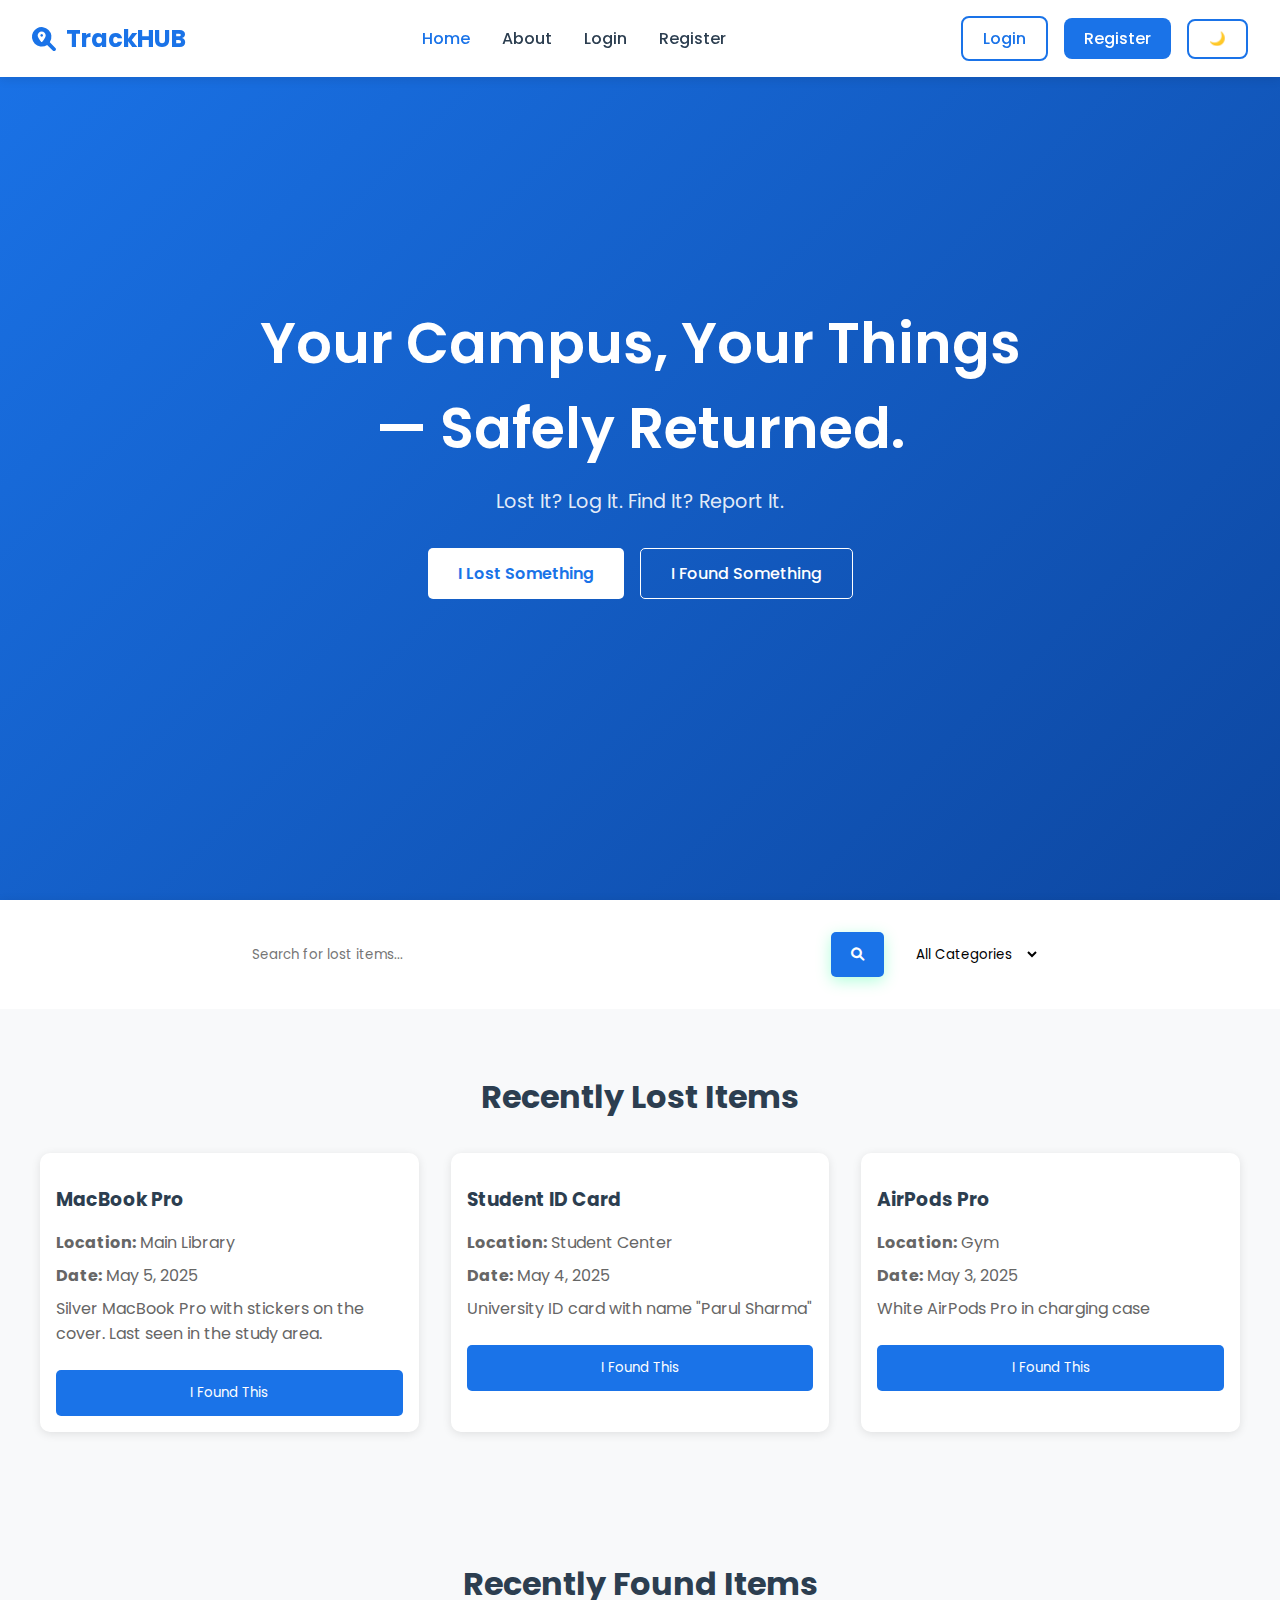
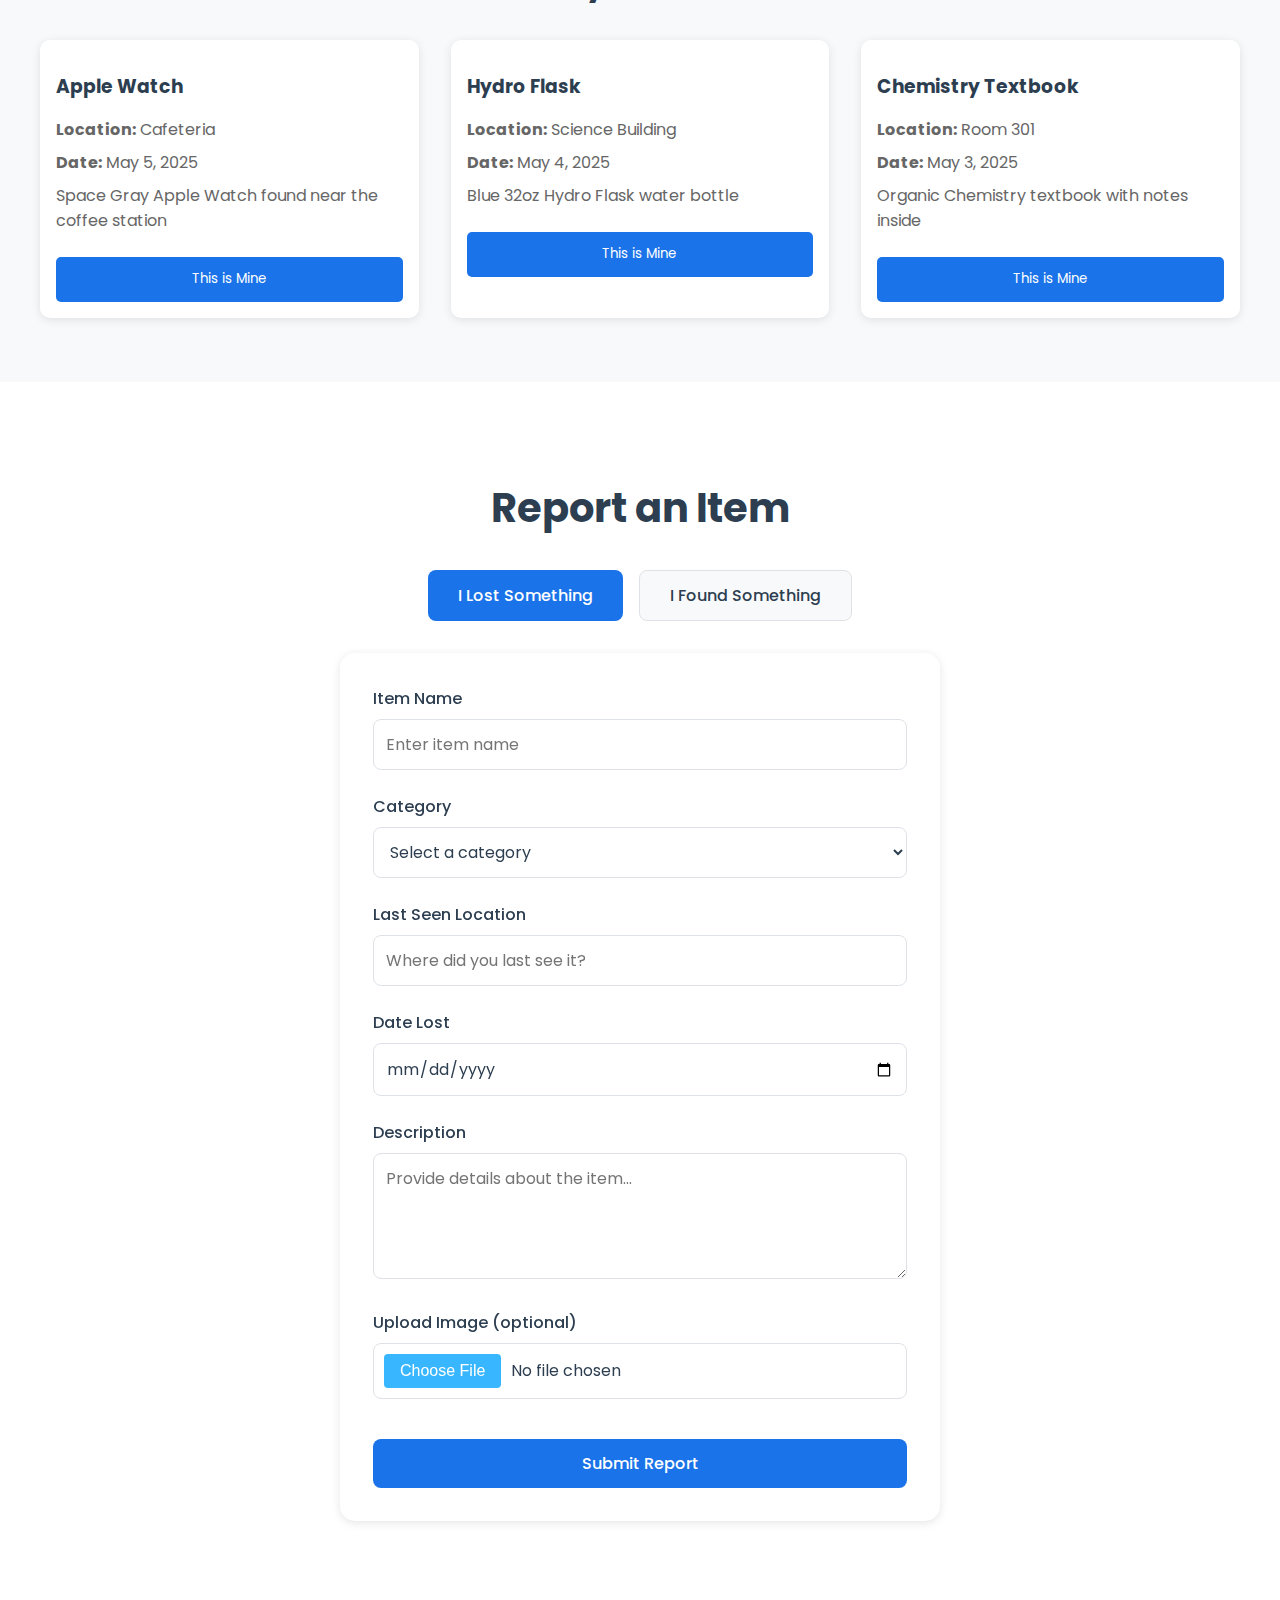
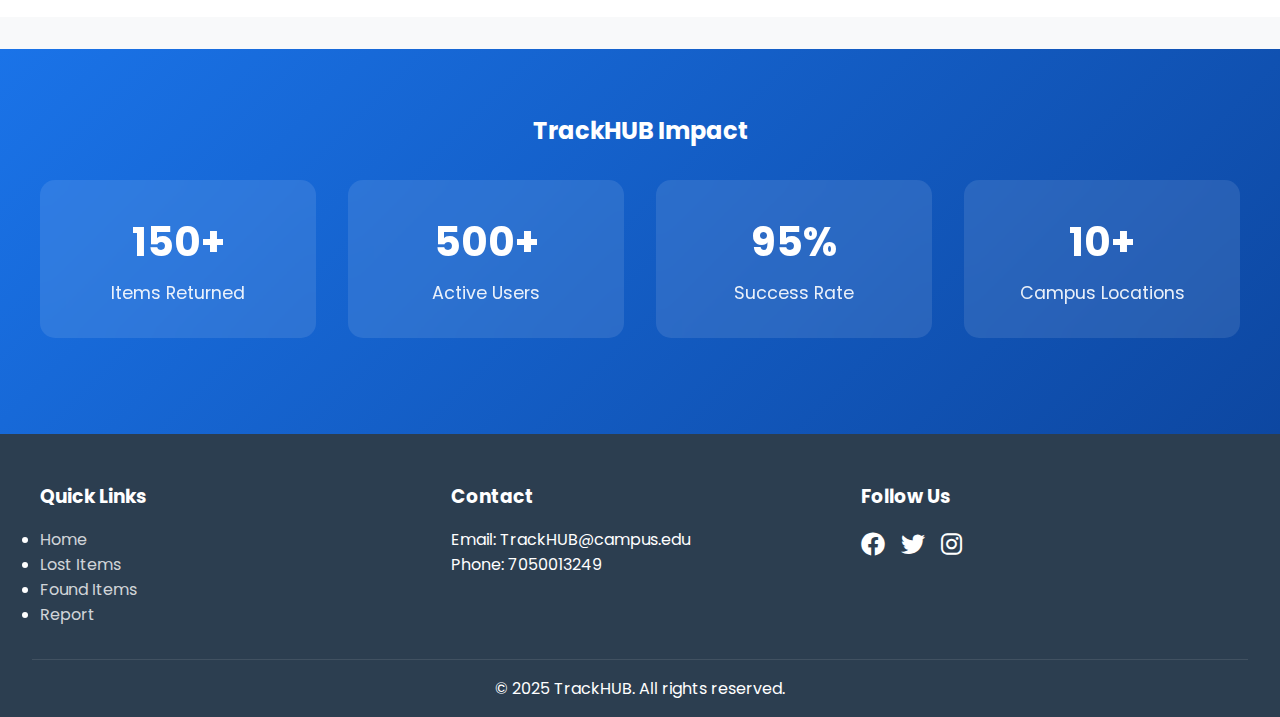
<file: index.html>
<!DOCTYPE html>
<html lang="en">
<head>
    <meta charset="UTF-8">
    <meta name="viewport" content="width=device-width, initial-scale=1.0">
    <title>TrackHUB</title>

    <link rel="stylesheet" href="https://cdnjs.cloudflare.com/ajax/libs/font-awesome/6.0.0-beta3/css/all.min.css">
    <style>
        /* Google Fonts import */
        @import url('https://fonts.googleapis.com/css2?family=Poppins:wght@300;400;500;600;700&display=swap');
/* Reset basic styles and set font */
        * {
            margin: 0;
            padding: 0;
            box-sizing: border-box;
            font-family: 'Poppins', sans-serif;
        }

        body {
            background: #f8f9fa;
            min-height: 100vh;
            color: #2c3e50;
        }
 /* ---------- HEADER ---------- */

        header {
            background: rgba(255, 255, 255, 0.95);
            backdrop-filter: blur(10px);
            box-shadow: 0 2px 10px rgba(0, 0, 0, 0.1);
            padding: 1rem 2rem;
            display: flex;
            justify-content: space-between;
            align-items: center;
            position: fixed;
            width: 100%;
            top: 0;
            z-index: 1000;
            transition: all 0.3s ease;
        }

        header:hover {
            background: rgba(255, 255, 255, 1);
        }
 /* Logo styles */
        .logo {
            display: flex;
            align-items: center;
            gap: 10px;
            text-decoration: none;
            transition: transform 0.3s ease;
        }

        .logo:hover {
            transform: scale(1.05);
        }

        .logo i {
            color: #1a73e8;
            font-size: 24px;
        }

        .logo h1 {
            color: #1a73e8;
            font-size: 24px;
        }
         /* Navigation menu */
        nav ul {
            display: flex;
            list-style: none;
            gap: 2rem;
        }

        nav a {
            color: #2c3e50;
            text-decoration: none;
            font-weight: 500;
            transition: all 0.3s ease;
            position: relative;
            padding: 5px 0;
        }

        nav a::after {
            content: '';
            position: absolute;
            bottom: -2px;
            left: 0;
            width: 0;
            height: 2px;
            background: #1a73e8;
            transition: width 0.3s ease;
        }

        nav a:hover::after {
            width: 100%;
        }

        nav a:hover, nav a.active {
            color: #1a73e8;
        }
          /* Header buttons (login, register, theme) */
        .header-buttons {
            display: flex;
            gap: 1rem;
            align-items: center;
        }

        .auth-btn {
            padding: 8px 20px;
            border-radius: 8px;
            cursor: pointer;
            transition: all 0.3s ease;
            font-weight: 500;
            text-decoration: none;
        }

        .login-btn {
            background: transparent;
            color: #1a73e8;
            border: 2px solid #1a73e8;
        }

        .register-btn {
            background: #1a73e8;
            color: white;
            border: none;
        }

        .login-btn:hover {
            background: rgba(26, 115, 232, 0.1);
        }

        .register-btn:hover {
            background: #1557b0;
            transform: translateY(-2px);
        }

        .theme-btn {
            background: transparent;
            color: #1a73e8;
            border: 2px solid #1a73e8;
            padding: 8px 20px;
            border-radius: 8px;
            cursor: pointer;
            transition: all 0.3s ease;
            font-weight: 500;
        }

        .theme-btn:hover {
            background: rgba(26, 115, 232, 0.1);
            transform: translateY(-1px);
        }

        /* ---------- HERO SECTION ---------- */
        .hero {
            background: linear-gradient(135deg, #1a73e8 0%, #0d47a1 100%);
            min-height: 100vh;
            display: flex;
            align-items: center;
            justify-content: center;
            text-align: center;
            padding: 0 20px;
            color: white;
        }

        .hero-content {
            max-width: 800px;
        }

        .hero-content h1 {
            font-size: 3.5rem;
            margin-bottom: 1rem;
            font-weight: 600;
            color: white;
        }

        .hero-content p {
            font-size: 1.2rem;
            margin-bottom: 2rem;
            color: rgba(255, 255, 255, 0.9);
        }

        .cta-buttons {
            display: flex;
            gap: 1rem;
            justify-content: center;
        }

        .cta-buttons button {
            padding: 12px 30px;
            border: none;
            border-radius: 5px;
            cursor: pointer;
            font-weight: 500;
            transition: all 0.3s ease;
            font-size: 1rem;
        }

        #report-lost-btn {
            background: white;
            color: #1a73e8;
            font-weight: 600;
            border: none;
        }

        #report-found-btn {
            background: transparent;
            color: white;
            border: 1px solid white;
        }

        #report-lost-btn:hover {
            background: #f8f9fa;
        }

        #report-found-btn:hover {
            background: rgba(255, 255, 255, 0.1);
        }

        /* Search Section */
        #search-section {
            background: white;
            padding: 2rem;
            box-shadow: 0 2px 10px rgba(0, 0, 0, 0.1);
        }

        .search-container {
            max-width: 800px;
            margin: 0 auto;
            display: flex;
            gap: 1rem;
        }

        .search-container input,
        .search-container select {
            padding: 12px;
            border: none;
            border-radius: 5px;
            background: rgba(255, 255, 255, 0.9);
        }

        .search-container input {
            flex: 1;
        }

        .search-container button {
            padding: 0 20px;
            background: #1a73e8;
            color: white;
            border: none;
            border-radius: 5px;
            cursor: pointer;
            transition: all 0.3s ease;
            font-weight: 600;
            box-shadow: 0 4px 15px rgba(0, 255, 135, 0.3);
        }

        .search-container button:hover {
            background: #1557b0;
        }

        /* Items Sections */
        .items-section {
            padding: 4rem 2rem;
            background: #f8f9fa;
        }

        .items-section h2 {
            text-align: center;
            margin-bottom: 2rem;
            font-size: 2rem;
            color: #2c3e50;
        }

        .items-grid {
            display: grid;
            grid-template-columns: repeat(auto-fit, minmax(250px, 1fr));
            gap: 2rem;
            max-width: 1200px;
            margin: 0 auto;
        }

        /* Report Section Styles */
        .report-section {
            padding: 6rem 2rem;
            background: white;
        }

        .report-section h2 {
            text-align: center;
            font-size: 2.5rem;
            margin-bottom: 2rem;
            color: #2c3e50;
        }

        .report-tabs {
            display: flex;
            justify-content: center;
            gap: 1rem;
            margin-bottom: 2rem;
        }

        .tab-btn {
            padding: 12px 30px;
            border: 1px solid #dee2e6;
            border-radius: 8px;
            cursor: pointer;
            font-weight: 500;
            transition: all 0.3s ease;
            font-size: 1rem;
            background: #f8f9fa;
            color: #2c3e50;
        }

        .tab-btn.active {
            background: #1a73e8;
            color: white;
            border: none;
        }

        .tab-btn:hover {
            background: #1a73e8;
            color: white;
        }

        .tab-content {
            display: none;
            max-width: 600px;
            margin: 0 auto;
            background: white;
            padding: 2rem;
            border-radius: 15px;
            backdrop-filter: blur(10px);
            border: 1px solid rgba(255, 255, 255, 0.1);
            box-shadow: 0 2px 10px rgba(0, 0, 0, 0.1);
        }

        .tab-content.active {
            display: block;
            animation: fadeIn 0.5s ease-out;
        }

        .form-group {
            margin-bottom: 1.5rem;
        }

        .form-group label {
            display: block;
            margin-bottom: 0.5rem;
            color: #2c3e50;
            font-weight: 500;
        }

        .form-group input,
        .form-group select,
        .form-group textarea {
            width: 100%;
            padding: 12px;
            border: 1px solid #dee2e6;
            border-radius: 8px;
            background: white;
            color: #2c3e50;
            font-size: 1rem;
            transition: all 0.3s ease;
        }

        .form-group input:focus,
        .form-group select:focus,
        .form-group textarea:focus {
            outline: none;
            border-color: #1a73e8;
            box-shadow: 0 0 0 2px rgba(26, 115, 232, 0.2);
        }

        .form-group textarea {
            min-height: 120px;
            resize: vertical;
        }

        .form-group input[type="file"] {
            padding: 10px;
            background: rgba(255, 255, 255, 0.1);
            cursor: pointer;
        }

        .form-group input[type="file"]::-webkit-file-upload-button {
            background: #38b6ff;
            color: #fff;
            padding: 8px 16px;
            border: none;
            border-radius: 4px;
            cursor: pointer;
            margin-right: 10px;
            transition: all 0.3s ease;
        }

        .form-group input[type="file"]::-webkit-file-upload-button:hover {
            background: #2c9ee6;
        }

        form button[type="submit"] {
            width: 100%;
            padding: 12px;
            background: #1a73e8;
            color: white;
            border: none;
            border-radius: 8px;
            font-size: 1rem;
            font-weight: 500;
            cursor: pointer;
            transition: all 0.3s ease;
            margin-top: 1rem;
        }

        form button[type="submit"]:hover {
            background: #1557b0;
        }

        /* Footer */
        footer {
            background: #2c3e50;
            color: white;
            padding: 3rem 2rem 1rem;
        }

        .footer-content {
            display: grid;
            grid-template-columns: repeat(auto-fit, minmax(250px, 1fr));
            gap: 2rem;
            max-width: 1200px;
            margin: 0 auto;
        }

        .footer-section h3 {
            color: white;
            margin-bottom: 1rem;
        }

        .footer-section a {
            color: rgba(255, 255, 255, 0.8);
            text-decoration: none;
            transition: color 0.3s ease;
        }

        .footer-section a:hover {
            color: white;
        }

        .social-icons {
            display: flex;
            gap: 1rem;
        }

        .social-icons a {
            color: white;
            font-size: 1.5rem;
        }

        .footer-bottom {
            margin-top: 2rem;
            padding-top: 1rem;
            border-top: 1px solid rgba(255, 255, 255, 0.1);
            text-align: center;
        }

        /* Dark mode styles */
        .dark-mode {
            background: #1a1a2e;
            color: white;
        }

        .dark-mode header {
            background: rgba(30, 30, 46, 0.95);
            border-bottom: 1px solid rgba(255, 255, 255, 0.1);
        }

        .dark-mode nav a {
            color: white;
        }

        .dark-mode #search-section,
        .dark-mode .tab-content {
            background: #1e1e2e;
        }

        .dark-mode .form-group input,
        .dark-mode .form-group select,
        .dark-mode .form-group textarea {
            background: #2d2d3e;
            border-color: rgba(255, 255, 255, 0.1);
            color: white;
        }

        /* Enhanced Animations */
        @keyframes fadeIn {
            from { opacity: 0; transform: translateY(20px); }
            to { opacity: 1; transform: translateY(0); }
        }

        @keyframes slideIn {
            from { transform: translateX(-20px); opacity: 0; }
            to { transform: translateX(0); opacity: 1; }
        }

        .hero-content {
            animation: fadeIn 1s ease-out;
        }

        .items-grid {
            animation: fadeIn 0.8s ease-out;
        }

        /* New Features - Statistics Section */
        .stats-section {
            padding: 4rem 2rem;
            background: linear-gradient(135deg, #1a73e8 0%, #0d47a1 100%);
            color: white;
            text-align: center;
            margin-top: 2rem;
        }

        .stats-grid {
            display: grid;
            grid-template-columns: repeat(auto-fit, minmax(200px, 1fr));
            gap: 2rem;
            max-width: 1200px;
            margin: 0 auto;
            padding: 2rem 0;
        }

        .stat-item {
            background: rgba(255, 255, 255, 0.1);
            padding: 2rem;
            border-radius: 15px;
            backdrop-filter: blur(10px);
            transition: transform 0.3s ease;
        }

        .stat-item:hover {
            transform: translateY(-5px);
        }

        .stat-number {
            font-size: 2.5rem;
            font-weight: 700;
            margin-bottom: 0.5rem;
        }

        .stat-label {
            font-size: 1.1rem;
            opacity: 0.9;
        }

        .item-card {
            background: white;
            padding: 1rem;
            border-radius: 10px;
            box-shadow: 0 2px 10px rgba(0, 0, 0, 0.1);
            transition: transform 0.3s ease;
        }

        .item-card:hover {
            transform: translateY(-5px);
        }

        .item-card h3 {
            margin: 1rem 0;
            color: #2c3e50;
        }

        .item-card p {
            margin: 0.5rem 0;
            color: #666;
        }

        .contact-btn {
            width: 100%;
            padding: 0.8rem;
            margin-top: 1rem;
            background: #1a73e8;
            color: white;
            border: none;
            border-radius: 5px;
            cursor: pointer;
            transition: background 0.3s ease;
        }

        .contact-btn:hover {
            background: #1557b0;
        }

        .dark-mode .item-card {
            background: #2d2d3e;
            color: white;
        }

        .dark-mode .item-card h3 {
            color: white;
        }

        .dark-mode .item-card p {
            color: #ddd;
        }
    </style>
</head>
<body>
    <header>
        <a href="index.html" class="logo">
            <i class="fas fa-search-location"></i>
            <h1>TrackHUB</h1>
        </a>
        <nav>
            <ul>
                <li><a href="index.html" class="active">Home</a></li>
                <li><a href="about.html">About</a></li>
                <li><a href="login.html">Login</a></li>
                <li><a href="register.html">Register</a></li>
            </ul>
        </nav>
        <div class="header-buttons">
            <a href="login.html" class="auth-btn login-btn">Login</a>
            <a href="register.html" class="auth-btn register-btn">Register</a>
            <button id="theme-toggle" class="theme-btn">🌙</button>
        </div>
    </header>

    <main>
        <section class="hero">
            <div class="hero-content">
                <h1>Your Campus, Your Things — Safely Returned.</h1>
                <p>Lost It? Log It. Find It? Report It.</p>
                <div class="cta-buttons">
                    <button id="report-lost-btn">I Lost Something</button>
                    <button id="report-found-btn">I Found Something</button>
                </div>
            </div>
        </section>

        <section id="search-section">
            <div class="search-container">
                <input type="text" placeholder="Search for lost items...">
                <button><i class="fas fa-search"></i></button>
                <select>
                    <option value="all">All Categories</option>
                    <option value="electronics">Electronics</option>
                    <option value="books">Books</option>
                    <option value="ids">IDs/Cards</option>
                    <option value="clothing">Clothing</option>
                    <option value="other">Other</option>
                </select>
            </div>
        </section>

        <section id="lost-items" class="items-section">
            <h2>Recently Lost Items</h2>
            <div class="items-grid" id="lost-items-grid">
                <div class="item-card">
                    
                    <h3>MacBook Pro</h3>
                    <p><strong>Location:</strong> Main Library</p>
                    <p><strong>Date:</strong> May 5, 2025</p>
                    <p>Silver MacBook Pro with stickers on the cover. Last seen in the study area.</p>
                    <button class="contact-btn">I Found This</button>
                </div>
                <div class="item-card">
                   
                    <h3>Student ID Card</h3>
                    <p><strong>Location:</strong> Student Center</p>
                    <p><strong>Date:</strong> May 4, 2025</p>
                    <p>University ID card with name "Parul Sharma"</p>
                    <button class="contact-btn">I Found This</button>
                </div>
                <div class="item-card">
                  
                    <h3>AirPods Pro</h3>
                    <p><strong>Location:</strong> Gym</p>
                    <p><strong>Date:</strong> May 3, 2025</p>
                    <p>White AirPods Pro in charging case</p>
                    <button class="contact-btn">I Found This</button>
                </div>
            </div>
        </section>

        <section id="found-items" class="items-section">
            <h2>Recently Found Items</h2>
            <div class="items-grid" id="found-items-grid">
                <div class="item-card">
              
                    <h3>Apple Watch</h3>
                    <p><strong>Location:</strong> Cafeteria</p>
                    <p><strong>Date:</strong> May 5, 2025</p>
                    <p>Space Gray Apple Watch found near the coffee station</p>
                    <button class="contact-btn">This is Mine</button>
                </div>
                <div class="item-card">
                   
                    <h3>Hydro Flask</h3>
                    <p><strong>Location:</strong> Science Building</p>
                    <p><strong>Date:</strong> May 4, 2025</p>
                    <p>Blue 32oz Hydro Flask water bottle</p>
                    <button class="contact-btn">This is Mine</button>
                </div>
                <div class="item-card">
                   
                    <h3>Chemistry Textbook</h3>
                    <p><strong>Location:</strong> Room 301</p>
                    <p><strong>Date:</strong> May 3, 2025</p>
                    <p>Organic Chemistry textbook with notes inside</p>
                    <button class="contact-btn">This is Mine</button>
                </div>
            </div>
        </section>

        <section id="report" class="report-section">
            <h2>Report an Item</h2>
            <div class="report-tabs">
                <button class="tab-btn active" data-tab="lost-tab">I Lost Something</button>
                <button class="tab-btn" data-tab="found-tab">I Found Something</button>
            </div>
            
            <div id="lost-tab" class="tab-content active">
                <form id="lost-form">
                    <div class="form-group">
                        <label for="lost-item-name">Item Name</label>
                        <input type="text" id="lost-item-name" required placeholder="Enter item name">
                    </div>
                    <div class="form-group">
                        <label for="lost-category">Category</label>
                        <select id="lost-category" required>
                            <option value="">Select a category</option>
                            <option value="electronics">Electronics</option>
                            <option value="books">Books</option>
                            <option value="ids">IDs/Cards</option>
                            <option value="clothing">Clothing</option>
                            <option value="other">Other</option>
                        </select>
                    </div>
                    <div class="form-group">
                        <label for="lost-location">Last Seen Location</label>
                        <input type="text" id="lost-location" required placeholder="Where did you last see it?">
                    </div>
                    <div class="form-group">
                        <label for="lost-date">Date Lost</label>
                        <input type="date" id="lost-date" required>
                    </div>
                    <div class="form-group">
                        <label for="lost-description">Description</label>
                        <textarea id="lost-description" rows="4" required placeholder="Provide details about the item..."></textarea>
                    </div>
                    <div class="form-group">
                        <label for="lost-image">Upload Image (optional)</label>
                        <input type="file" id="lost-image" accept="image/*">
                    </div>
                    <button type="submit">Submit Report</button>
                </form>
            </div>
            
            <div id="found-tab" class="tab-content">
                <form id="found-form">
                    <div class="form-group">
                        <label for="found-item-name">Item Name</label>
                        <input type="text" id="found-item-name" required placeholder="Enter item name">
                    </div>
                    <div class="form-group">
                        <label for="found-category">Category</label>
                        <select id="found-category" required>
                            <option value="">Select a category</option>
                            <option value="electronics">Electronics</option>
                            <option value="books">Books</option>
                            <option value="ids">IDs/Cards</option>
                            <option value="clothing">Clothing</option>
                            <option value="other">Other</option>
                        </select>
                    </div>
                    <div class="form-group">
                        <label for="found-location">Found Location</label>
                        <input type="text" id="found-location" required placeholder="Where did you find it?">
                    </div>
                    <div class="form-group">
                        <label for="found-date">Date Found</label>
                        <input type="date" id="found-date" required>
                    </div>
                    <div class="form-group">
                        <label for="found-description">Description</label>
                        <textarea id="found-description" rows="4" required placeholder="Provide details about the item..."></textarea>
                    </div>
                    <div class="form-group">
                        <label for="found-image">Upload Image</label>
                        <input type="file" id="found-image" accept="image/*" required>
                    </div>
                    <div class="form-group">
                        <label for="found-contact">How to contact you</label>
                        <input type="text" id="found-contact" placeholder="Email or phone number" required>
                    </div>
                    <button type="submit">Submit Found Item</button>
                </form>
            </div>
        </section>

        <section class="stats-section">
            <h2>TrackHUB Impact</h2>
            <div class="stats-grid">
                <div class="stat-item">
                    <div class="stat-number" id="items-returned">150+</div>
                    <div class="stat-label">Items Returned</div>
                </div>
                <div class="stat-item">
                    <div class="stat-number" id="active-users">500+</div>
                    <div class="stat-label">Active Users</div>
                </div>
                <div class="stat-item">
                    <div class="stat-number" id="success-rate">95%</div>
                    <div class="stat-label">Success Rate</div>
                </div>
                <div class="stat-item">
                    <div class="stat-number" id="campus-coverage">10+</div>
                    <div class="stat-label">Campus Locations</div>
                </div>
            </div>
        </section>
    </main>

    <footer>
        <div class="footer-content">
            <div class="footer-section">
                <h3>Quick Links</h3>
                <ul>
                    <li><a href="#">Home</a></li>
                    <li><a href="#lost-items">Lost Items</a></li>
                    <li><a href="#found-items">Found Items</a></li>
                    <li><a href="#report">Report</a></li>
                </ul>
            </div>
            <div class="footer-section">
                <h3>Contact</h3>
                <p>Email: TrackHUB@campus.edu</p>
                <p>Phone: 7050013249</p>
            </div>
            <div class="footer-section">
                <h3>Follow Us</h3>
                <div class="social-icons">
                    <a href="#"><i class="fab fa-facebook"></i></a>
                    <a href="#"><i class="fab fa-twitter"></i></a>
                    <a href="#"><i class="fab fa-instagram"></i></a>
                </div>
            </div>
        </div>
        <div class="footer-bottom">
            <p>&copy; 2025 TrackHUB. All rights reserved.</p>
        </div>
    </footer>

    <script>
        const toggleBtn = document.getElementById('theme-toggle');

        toggleBtn.addEventListener('click', () => {
            document.body.classList.toggle('dark-mode');
            const mode = document.body.classList.contains('dark-mode') ? 'dark' : 'light';
            localStorage.setItem('theme', mode);
        });

        // Load saved theme
        window.addEventListener('load', () => {
            const savedTheme = localStorage.getItem('theme');
            if (savedTheme === 'dark') {
                document.body.classList.add('dark-mode');
            }
        });

        // Tab switching functionality
        const tabBtns = document.querySelectorAll('.tab-btn');
        const tabContents = document.querySelectorAll('.tab-content');

        tabBtns.forEach(btn => {
            btn.addEventListener('click', () => {
                // Remove active class from all buttons and contents
                tabBtns.forEach(b => b.classList.remove('active'));
                tabContents.forEach(c => c.classList.remove('active'));
                
                // Add active class to clicked button and corresponding content
                btn.classList.add('active');
                const tabId = btn.getAttribute('data-tab');
                document.getElementById(tabId).classList.add('active');
            });
        });

        // Form submission handling
        const lostForm = document.getElementById('lost-form');
        const foundForm = document.getElementById('found-form');

        lostForm.addEventListener('submit', (e) => {
            e.preventDefault();
            console.log('Lost item reported');
            alert('Lost item report submitted successfully!');
            lostForm.reset();
        });

        foundForm.addEventListener('submit', (e) => {
            e.preventDefault();
            console.log('Found item reported');
            alert('Found item report submitted successfully!');
            foundForm.reset();
        });

        // Add smooth scroll behavior
        document.querySelectorAll('a[href^="#"]').forEach(anchor => {
            anchor.addEventListener('click', function (e) {
                e.preventDefault();
                const target = document.querySelector(this.getAttribute('href'));
                if (target) {
                    target.scrollIntoView({
                        behavior: 'smooth',
                        block: 'start'
                    });
                }
            });
        });

        // Add header scroll effect
        window.addEventListener('scroll', () => {
            const header = document.querySelector('header');
            if (window.scrollY > 100) {
                header.style.padding = '0.8rem 2rem';
                header.style.background = 'rgba(255, 255, 255, 0.98)';
            } else {
                header.style.padding = '1rem 2rem';
                header.style.background = 'rgba(255, 255, 255, 0.95)';
            }
        });

        // Animate statistics
        function animateStats() {
            const stats = document.querySelectorAll('.stat-number');
            stats.forEach(stat => {
                const target = parseInt(stat.textContent);
                let current = 0;
                const increment = target / 50;
                const timer = setInterval(() => {
                    current += increment;
                    if (current >= target) {
                        clearInterval(timer);
                        current = target;
                    }
                    stat.textContent = Math.round(current) + '+';
                }, 20);
            });
        }

        // Trigger stats animation when section is in view
        const observer = new IntersectionObserver((entries) => {
            entries.forEach(entry => {
                if (entry.isIntersecting) {
                    animateStats();
                    observer.unobserve(entry.target);
                }
            });
        });

        const statsSection = document.querySelector('.stats-section');
        if (statsSection) {
            observer.observe(statsSection);
        }

        // Search functionality
        const searchInput = document.querySelector('.search-container input');
        const categorySelect = document.querySelector('.search-container select');
        const searchButton = document.querySelector('.search-container button');
        const lostItemsGrid = document.getElementById('lost-items-grid');
        const foundItemsGrid = document.getElementById('found-items-grid');

        function filterItems() {
            const searchTerm = searchInput.value.toLowerCase();
            const selectedCategory = categorySelect.value;

            // Function to check if an item matches the search criteria
            function itemMatches(item) {
                const itemName = item.querySelector('h3').textContent.toLowerCase();
                const itemDescription = item.querySelector('p:last-of-type').textContent.toLowerCase();
                const itemCategory = item.dataset.category || 'other'; // Default to 'other' if category not set

                const matchesSearch = itemName.includes(searchTerm) || 
                                   itemDescription.includes(searchTerm);
                const matchesCategory = selectedCategory === 'all' || 
                                     itemCategory === selectedCategory;

                return matchesSearch && matchesCategory;
            }

            // Filter lost items
            const lostItems = lostItemsGrid.querySelectorAll('.item-card');
            lostItems.forEach(item => {
                if (itemMatches(item)) {
                    item.style.display = 'block';
                } else {
                    item.style.display = 'none';
                }
            });

            // Filter found items
            const foundItems = foundItemsGrid.querySelectorAll('.item-card');
            foundItems.forEach(item => {
                if (itemMatches(item)) {
                    item.style.display = 'block';
                } else {
                    item.style.display = 'none';
                }
            });
        }

        // Add event listeners for search
        searchInput.addEventListener('input', filterItems);
        categorySelect.addEventListener('change', filterItems);
        searchButton.addEventListener('click', filterItems);

        // Add data-category attributes to existing item cards
        const itemCards = document.querySelectorAll('.item-card');
        itemCards.forEach(card => {
            const itemName = card.querySelector('h3').textContent.toLowerCase();
            if (itemName.includes('macbook') || itemName.includes('airpods') || 
                itemName.includes('watch')) {
                card.dataset.category = 'electronics';
            } else if (itemName.includes('id card')) {
                card.dataset.category = 'ids';
            } else if (itemName.includes('textbook')) {
                card.dataset.category = 'books';
            } else {
                card.dataset.category = 'other';
            }
        });
    </script>
</body>
</html>
</file>
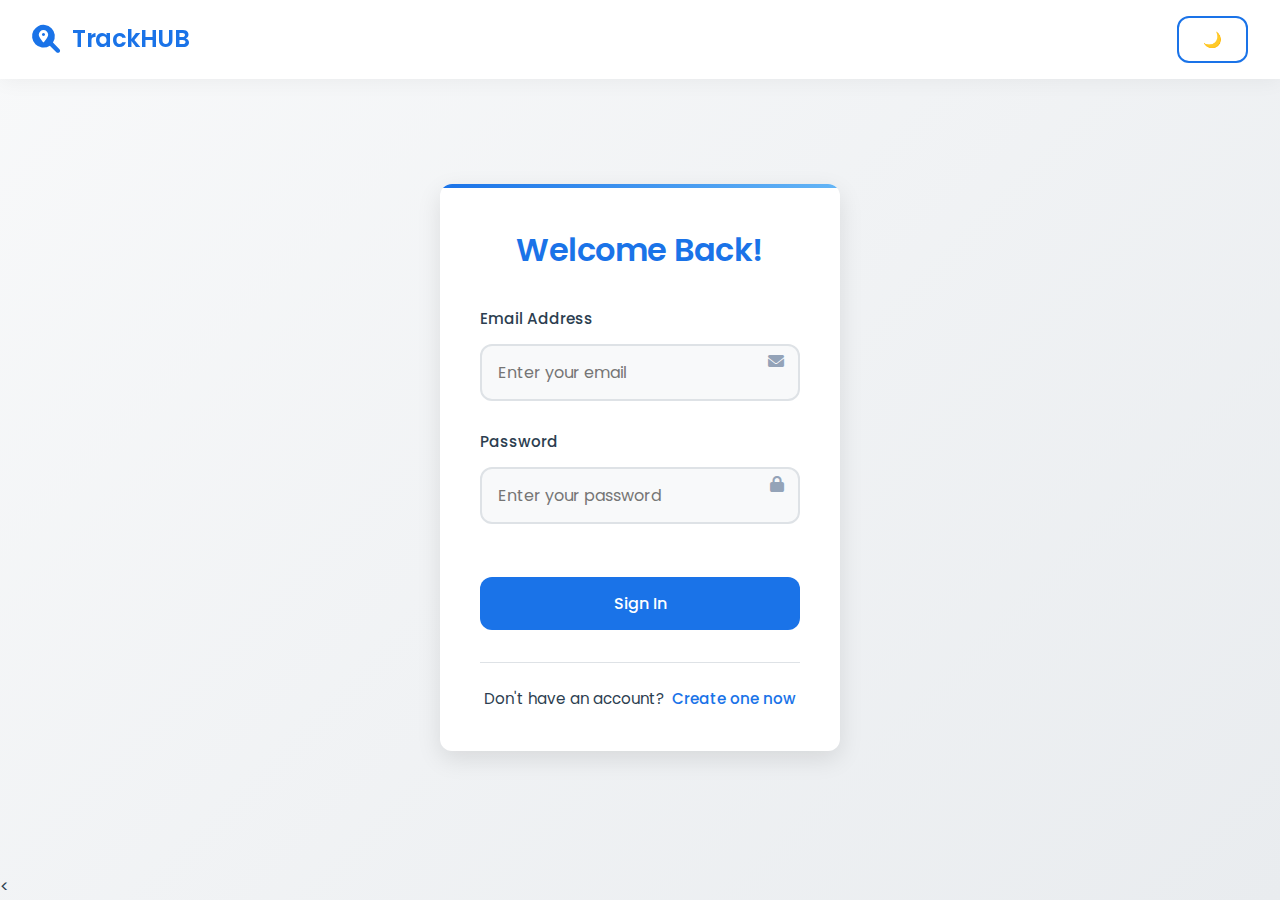
<file: login.html>
<!DOCTYPE html>
<html lang="en">
<head>
    <meta charset="UTF-8">
    <meta name="viewport" content="width=device-width, initial-scale=1.0">
    <title>Login - TrackHUB</title>
    <!-- Font Awesome CDN for icons -->
    <link rel="stylesheet" href="https://cdnjs.cloudflare.com/ajax/libs/font-awesome/6.0.0-beta3/css/all.min.css">
    
    <style>
    
        @import url('https://fonts.googleapis.com/css2?family=Poppins:wght@300;400;500;600;700&display=swap');

    
        :root {
            --primary-color: #1a73e8;
            --primary-hover: #1557b0;
            --text-color: #2c3e50;
            --bg-color: #f8f9fa;
            --border-color: #dee2e6;
            --container-width: 400px;
            --border-radius: 12px;
            --box-shadow: 0 8px 24px rgba(0, 0, 0, 0.1);
        }

        /* Reset default browser styles */
        * {
            margin: 0;
            padding: 0;
            box-sizing: border-box;
            font-family: 'Poppins', sans-serif;
        }

        body {
            min-height: 100vh;
            display: flex;
            flex-direction: column;
            background: linear-gradient(135deg, var(--bg-color) 0%, #e9ecef 100%);
            color: var(--text-color);
            line-height: 1.6;
        }

        /* Header Section */
        header {
            background: rgba(255, 255, 255, 0.95);
            backdrop-filter: blur(10px);
            box-shadow: 0 2px 20px rgba(0, 0, 0, 0.05);
            padding: 1rem 2rem;
            display: flex;
            justify-content: space-between;
            align-items: center;
            position: fixed;
            top: 0;
            left: 0;
            right: 0;
            z-index: 1000;
        }

        /* Logo styles */
        .logo {
            display: flex;
            align-items: center;
            gap: 12px;
            text-decoration: none;
            transition: transform 0.3s ease;
        }

        .logo:hover {
            transform: translateY(-1px);
        }

        .logo i {
            color: var(--primary-color);
            font-size: 28px;
        }

        .logo h1 {
            color: var(--primary-color);
            font-size: 24px;
            font-weight: 600;
            letter-spacing: -0.5px;
        }

        /* Theme toggle button */
        .theme-btn {
            background: transparent;
            color: var(--primary-color);
            border: 2px solid var(--primary-color);
            padding: 10px 24px;
            border-radius: var(--border-radius);
            cursor: pointer;
            transition: all 0.3s ease;
            font-weight: 500;
            font-size: 0.95rem;
        }

        .theme-btn:hover {
            background: rgba(26, 115, 232, 0.1);
            transform: translateY(-1px);
        }

        /* Main container setup */
        main {
            flex: 1;
            display: flex;
            align-items: center;
            justify-content: center;
            padding: 2rem;
            margin-top: 60px;
        }

        .login-container {
            width: 100%;
            max-width: var(--container-width);
            background: white;
            border-radius: var(--border-radius);
            box-shadow: var(--box-shadow);
            padding: 2.5rem;
            transition: transform 0.3s ease;
            position: relative;
            overflow: hidden;
        }

        /* Top gradient bar inside container */
        .login-container::before {
            content: '';
            position: absolute;
            top: 0;
            left: 0;
            right: 0;
            height: 4px;
            background: linear-gradient(to right, var(--primary-color), #64b5f6);
        }

        .login-container:hover {
            transform: translateY(-2px);
        }

        .login-container h2 {
            color: var(--primary-color);
            text-align: center;
            margin-bottom: 2rem;
            font-size: 2rem;
            font-weight: 600;
            letter-spacing: -0.5px;
        }

        .form-group {
            margin-bottom: 1.8rem;
            position: relative;
        }

        .form-group label {
            display: block;
            margin-bottom: 0.8rem;
            color: var(--text-color);
            font-weight: 500;
            font-size: 0.95rem;
        }

        .form-group input {
            width: 100%;
            padding: 14px 16px;
            border: 2px solid var(--border-color);
            border-radius: var(--border-radius);
            font-size: 1rem;
            transition: all 0.3s ease;
            background: var(--bg-color);
        }

        .form-group input:hover {
            border-color: #b3d4fc;
            background: white;
        }

        .form-group input:focus {
            outline: none;
            border-color: var(--primary-color);
            box-shadow: 0 0 0 4px rgba(26, 115, 232, 0.15);
            background: white;
        }

        .form-group i {
            position: absolute;
            right: 16px;
            top: 46px;
            color: #94a3b8;
        }

        .login-btn {
            width: 100%;
            padding: 14px;
            background: var(--primary-color);
            color: white;
            border: none;
            border-radius: var(--border-radius);
            font-size: 1rem;
            font-weight: 500;
            cursor: pointer;
            transition: all 0.3s ease;
            margin-top: 1.5rem;
            position: relative;
            overflow: hidden;
        }

        /* Animated shimmer effect on login button */
        .login-btn::before {
            content: '';
            position: absolute;
            top: 0;
            left: 0;
            width: 100%;
            height: 100%;
            background: linear-gradient(to right, transparent, rgba(255, 255, 255, 0.1), transparent);
            transform: translateX(-100%);
            transition: transform 0.5s ease;
        }

        .login-btn:hover {
            background: var(--primary-hover);
            transform: translateY(-1px);
            box-shadow: 0 4px 12px rgba(26, 115, 232, 0.2);
        }

        .login-btn:hover::before {
            transform: translateX(100%);
        }

        .register-link {
            text-align: center;
            margin-top: 2rem;
            color: var(--text-color);
            font-size: 0.95rem;
            padding-top: 1.5rem;
            border-top: 1px solid var(--border-color);
        }

        .register-link a {
            color: var(--primary-color);
            text-decoration: none;
            font-weight: 500;
            margin-left: 4px;
            transition: all 0.3s ease;
        }

        .register-link a:hover {
            color: var(--primary-hover);
            text-decoration: underline;
        }

        /* Dark mode styles */
        .dark-mode {
            --primary-color: #4a9eff;
            --primary-hover: #6cb0ff;
            --text-color: #e0e0e0;
            --bg-color: #1a1a2e;
            --border-color: rgba(255, 255, 255, 0.1);
        }

        .dark-mode body {
            background: linear-gradient(135deg, var(--bg-color) 0%, #16162c 100%);
        }

        .dark-mode header {
            background: rgba(30, 30, 46, 0.95);
            border-bottom: 1px solid var(--border-color);
        }

        .dark-mode .login-container {
            background: #1e1e2e;
            box-shadow: 0 8px 32px rgba(0, 0, 0, 0.2);
        }

        .dark-mode .form-group input {
            background: #2d2d3e;
            color: white;
        }

        .dark-mode .form-group input:hover,
        .dark-mode .form-group input:focus {
            background: #33334c;
        }

        .dark-mode .form-group i {
            color: #64748b;
        }
    </style>
</head>
<body>
    <header>
        <!-- Logo and site name -->
        <a href="index.html" class="logo">
            <i class="fas fa-search-location"></i>
            <h1>TrackHUB</h1>
        </a>
        <!-- Theme toggle button -->
        <button id="theme-toggle" class="theme-btn">🌙</button>
    </header>

    <main>
        <div class="login-container">
            <h2>Welcome Back!</h2>
            <!-- Login form -->
            <form id="login-form">
                <div class="form-group">
                    <label for="email">Email Address</label>
                    <input type="email" id="email" required placeholder="Enter your email">
                    <i class="fas fa-envelope"></i>
                </div>
                <div class="form-group">
                    <label for="password">Password</label>
                    <input type="password" id="password" required placeholder="Enter your password">
                    <i class="fas fa-lock"></i>
                </div>
                <button type="submit" class="login-btn">Sign In</button>
            </form>
            <div class="register-link">
                <p>Don't have an account? <a href="register.html">Create one now</a></p>
            </div>
        </div>
    </main>

   <script>
    // Wait for the DOM to load
    window.addEventListener('DOMContentLoaded', () => {
        const toggleBtn = document.getElementById('theme-toggle');
        const loginForm = document.getElementById('login-form');

        // === Theme Toggle ===
        if (toggleBtn) {
            toggleBtn.addEventListener('click', () => {
                document.documentElement.classList.toggle('dark-mode');
                const currentTheme = document.documentElement.classList.contains('dark-mode') ? 'dark' : 'light';
                localStorage.setItem('theme', currentTheme);
            });

            // Apply saved theme
            const savedTheme = localStorage.getItem('theme');
            if (savedTheme === 'dark') {
                document.documentElement.classList.add('dark-mode');
            }
        }

        // === Login Form Handling ===
        if (loginForm) {
            loginForm.addEventListener('submit', (e) => {
                e.preventDefault();

                const emailInput = document.getElementById('email');
                const passwordInput = document.getElementById('password');
                const email = emailInput?.value.trim();
                const password = passwordInput?.value.trim();

                if (!email || !password) {
                    alert('Please fill in all fields.');
                    return;
                }

                console.log('Login attempt:', { email, password });

                // Simulate login process
                setTimeout(() => {
                    window.location.href = 'index.html';
                }, 500);
            });
        }
    });
</script>
</body>
</html>
    <
</file>
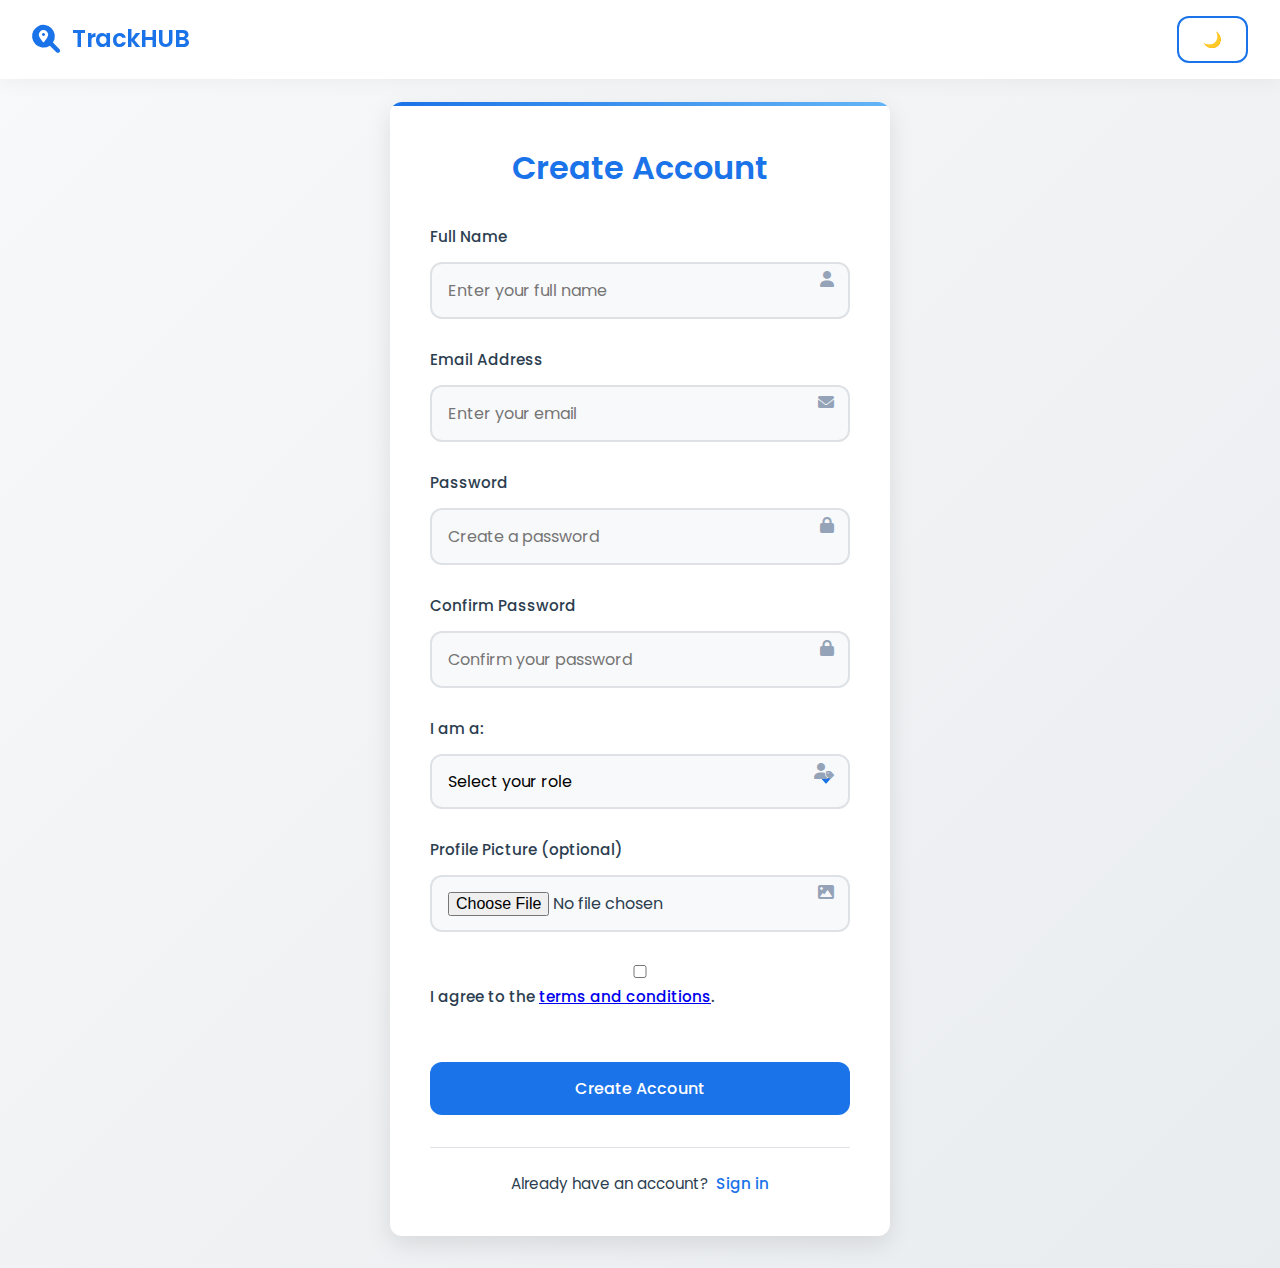
<file: register.html>
<!DOCTYPE html>
<html lang="en">
<head>
    <!-- Basic meta tags -->
    <meta charset="UTF-8">
    <meta name="viewport" content="width=device-width, initial-scale=1.0">
    <title>Register - TrackHUB</title>

    <!-- Font Awesome icons -->
    <link rel="stylesheet" href="https://cdnjs.cloudflare.com/ajax/libs/font-awesome/6.0.0-beta3/css/all.min.css">
    
    <!-- Google Fonts -->
    <style>
        @import url('https://fonts.googleapis.com/css2?family=Poppins:wght@300;400;500;600;700&display=swap');

        /* ====================== Variables ====================== */
        :root {
            --primary-color: #1a73e8;
            --primary-hover: #1557b0;
            --text-color: #2c3e50;
            --bg-color: #f8f9fa;
            --border-color: #dee2e6;
            --container-width: 500px;
            --border-radius: 12px;
            --box-shadow: 0 8px 24px rgba(0, 0, 0, 0.1);
        }

        /* ====================== Reset ====================== */
        * {
            margin: 0;
            padding: 0;
            box-sizing: border-box;
            font-family: 'Poppins', sans-serif;
        }

        body {
            min-height: 100vh;
            display: flex;
            flex-direction: column;
            background: linear-gradient(135deg, var(--bg-color) 0%, #e9ecef 100%);
            color: var(--text-color);
            line-height: 1.6;
            transition: background 0.3s ease;
        }

        /* ====================== Header ====================== */
        header {
            background: rgba(255, 255, 255, 0.95);
            backdrop-filter: blur(10px);
            box-shadow: 0 2px 20px rgba(0, 0, 0, 0.05);
            padding: 1rem 2rem;
            display: flex;
            justify-content: space-between;
            align-items: center;
            position: fixed;
            top: 0;
            left: 0;
            right: 0;
            z-index: 1000;
        }

        .logo {
            display: flex;
            align-items: center;
            gap: 12px;
            text-decoration: none;
            transition: transform 0.3s ease;
        }
        .logo:hover {
            transform: translateY(-1px);
        }
        .logo i {
            color: var(--primary-color);
            font-size: 28px;
        }
        .logo h1 {
            color: var(--primary-color);
            font-size: 24px;
            font-weight: 600;
            letter-spacing: -0.5px;
        }

        .theme-btn {
            background: transparent;
            color: var(--primary-color);
            border: 2px solid var(--primary-color);
            padding: 10px 24px;
            border-radius: var(--border-radius);
            cursor: pointer;
            transition: all 0.3s ease;
            font-weight: 500;
            font-size: 0.95rem;
        }
        .theme-btn:hover {
            background: rgba(26, 115, 232, 0.1);
            transform: translateY(-1px);
        }

        /* ====================== Main ====================== */
        main {
            flex: 1;
            display: flex;
            align-items: center;
            justify-content: center;
            padding: 2rem;
            margin-top: 70px;
        }

        .register-container {
            width: 100%;
            max-width: var(--container-width);
            background: white;
            border-radius: var(--border-radius);
            box-shadow: var(--box-shadow);
            padding: 2.5rem;
            transition: transform 0.3s ease;
            position: relative;
            overflow: hidden;
            animation: fadeIn 1s ease-in;
        }

        @keyframes fadeIn {
            from { opacity: 0; transform: translateY(-20px); }
            to { opacity: 1; transform: translateY(0); }
        }

        .register-container::before {
            content: '';
            position: absolute;
            top: 0;
            left: 0;
            right: 0;
            height: 4px;
            background: linear-gradient(to right, var(--primary-color), #64b5f6);
        }
        .register-container:hover {
            transform: translateY(-2px);
        }

        .register-container h2 {
            color: var(--primary-color);
            text-align: center;
            margin-bottom: 2rem;
            font-size: 2rem;
            font-weight: 600;
        }

        /* ====================== Form ====================== */
        .form-group {
            margin-bottom: 1.8rem;
            position: relative;
        }
        .form-group label {
            display: block;
            margin-bottom: 0.8rem;
            color: var(--text-color);
            font-weight: 500;
            font-size: 0.95rem;
        }
        .form-group input,
        .form-group select {
            width: 100%;
            padding: 14px 16px;
            border: 2px solid var(--border-color);
            border-radius: var(--border-radius);
            font-size: 1rem;
            transition: all 0.3s ease;
            background: var(--bg-color);
        }
        .form-group input:hover,
        .form-group select:hover {
            border-color: #b3d4fc;
            background: white;
        }
        .form-group input:focus,
        .form-group select:focus {
            outline: none;
            border-color: var(--primary-color);
            box-shadow: 0 0 0 4px rgba(26, 115, 232, 0.15);
            background: white;
        }
        .form-group i {
            position: absolute;
            right: 16px;
            top: 46px;
            color: #94a3b8;
            pointer-events: none;
        }
        .form-group select {
            appearance: none;
            padding-right: 40px;
            background-image: url("data:image/svg+xml,%3Csvg xmlns='http://www.w3.org/2000/svg' width='12' height='12' fill='%231a73e8' viewBox='0 0 16 16'%3E%3Cpath d='M7.247 11.14L2.451 5.658C1.885 5.013 2.345 4 3.204 4h9.592a1 1 0 0 1 .753 1.659l-4.796 5.48a1 1 0 0 1-1.506 0z'/%3E%3C/svg%3E");
            background-repeat: no-repeat;
            background-position: right 16px center;
        }

        .register-btn {
            width: 100%;
            padding: 14px;
            background: var(--primary-color);
            color: white;
            border: none;
            border-radius: var(--border-radius);
            font-size: 1rem;
            font-weight: 500;
            cursor: pointer;
            transition: all 0.3s ease;
            margin-top: 1.5rem;
            position: relative;
            overflow: hidden;
        }
        .register-btn::before {
            content: '';
            position: absolute;
            top: 0;
            left: 0;
            width: 100%;
            height: 100%;
            background: linear-gradient(to right, transparent, rgba(255, 255, 255, 0.1), transparent);
            transform: translateX(-100%);
            transition: transform 0.5s ease;
        }
        .register-btn:hover {
            background: var(--primary-hover);
            transform: translateY(-1px);
            box-shadow: 0 4px 12px rgba(26, 115, 232, 0.2);
        }
        .register-btn:hover::before {
            transform: translateX(100%);
        }

        .login-link {
            text-align: center;
            margin-top: 2rem;
            color: var(--text-color);
            font-size: 0.95rem;
            padding-top: 1.5rem;
            border-top: 1px solid var(--border-color);
        }
        .login-link a {
            color: var(--primary-color);
            text-decoration: none;
            font-weight: 500;
            margin-left: 4px;
            transition: all 0.3s ease;
        }
        .login-link a:hover {
            color: var(--primary-hover);
            text-decoration: underline;
        }

        /* ====================== Dark Mode ====================== */
        .dark-mode {
            --primary-color: #4a9eff;
            --primary-hover: #6cb0ff;
            --text-color: #e0e0e0;
            --bg-color: #1a1a2e;
            --border-color: rgba(255, 255, 255, 0.1);
        }
        .dark-mode body {
            background: linear-gradient(135deg, var(--bg-color) 0%, #16162c 100%);
        }
        .dark-mode header {
            background: rgba(30, 30, 46, 0.95);
            border-bottom: 1px solid var(--border-color);
        }
        .dark-mode .register-container {
            background: #1e1e2e;
            box-shadow: 0 8px 32px rgba(0, 0, 0, 0.2);
        }
        .dark-mode .form-group input,
        .dark-mode .form-group select {
            background: #2d2d3e;
            color: white;
        }
        .dark-mode .form-group input:hover,
        .dark-mode .form-group input:focus,
        .dark-mode .form-group select:hover,
        .dark-mode .form-group select:focus {
            background: #33334c;
        }
        .dark-mode .form-group i {
            color: #64748b;
        }
        .dark-mode .form-group select {
            background-image: url("data:image/svg+xml,%3Csvg xmlns='http://www.w3.org/2000/svg' width='12' height='12' fill='%234a9eff' viewBox='0 0 16 16'%3E%3Cpath d='M7.247 11.14L2.451 5.658C1.885 5.013 2.345 4 3.204 4h9.592a1 1 0 0 1 .753 1.659l-4.796 5.48a1 1 0 0 1-1.506 0z'/%3E%3C/svg%3E");
        }

        /* ====================== Responsive ====================== */
        @media (max-width: 600px) {
            .register-container {
                padding: 2rem 1rem;
            }
        }
    </style>
</head>
<body>
    <!-- Header -->
    <header>
        <a href="index.html" class="logo">
            <i class="fas fa-search-location"></i>
            <h1>TrackHUB</h1>
        </a>
        <button id="theme-toggle" class="theme-btn">🌙</button>
    </header>

    
    <main>
        <div class="register-container">
            <h2>Create Account</h2>
            <form id="register-form">
                <div class="form-group">
                    <label for="name">Full Name</label>
                    <input type="text" id="name" required placeholder="Enter your full name">
                    <i class="fas fa-user"></i>
                </div>
                <div class="form-group">
                    <label for="email">Email Address</label>
                    <input type="email" id="email" required placeholder="Enter your email">
                    <i class="fas fa-envelope"></i>
                </div>
                <div class="form-group">
                    <label for="password">Password</label>
                    <input type="password" id="password" required placeholder="Create a password">
                    <i class="fas fa-lock"></i>
                </div>
                <div class="form-group">
                    <label for="confirm-password">Confirm Password</label>
                    <input type="password" id="confirm-password" required placeholder="Confirm your password">
                    <i class="fas fa-lock"></i>
                </div>
                <div class="form-group">
                    <label for="role">I am a:</label>
                    <select id="role" required>
                        <option value="">Select your role</option>
                        <option value="student">Student</option>
                        <option value="staff">Staff</option>
                    </select>
                    <i class="fas fa-user-tag"></i>
                </div>
                <div class="form-group">
                    <label for="profile-pic">Profile Picture (optional)</label>
                    <input type="file" id="profile-pic" accept="image/*">
                    <i class="fas fa-image"></i>
                </div>
                <div class="form-group">
                    <label>
                        <input type="checkbox" id="terms" required>
                        I agree to the <a href="#">terms and conditions</a>.
                    </label>
                </div>
                <button type="submit" class="register-btn">Create Account</button>
            </form>
            <div class="login-link">
                <p>Already have an account? <a href="login.html">Sign in</a></p>
            </div>
        </div>
    </main>

    <!-- JavaScript -->
    <script>
        const toggleBtn = document.getElementById('theme-toggle');
        const registerForm = document.getElementById('register-form');

        
        toggleBtn.addEventListener('click', () => {
            document.documentElement.classList.toggle('dark-mode');
            const mode = document.documentElement.classList.contains('dark-mode') ? 'dark' : 'light';
            localStorage.setItem('theme', mode);
            toggleBtn.textContent = mode === 'dark' ? '☀️' : '🌙';
        });

        
        window.addEventListener('load', () => {
            const savedTheme = localStorage.getItem('theme');
            if (savedTheme === 'dark') {
                document.documentElement.classList.add('dark-mode');
                toggleBtn.textContent = '☀️';
            }
        });

        
        registerForm.addEventListener('submit', (e) => {
            e.preventDefault();
            const name = document.getElementById('name').value;
            const email = document.getElementById('email').value;
            const password = document.getElementById('password').value;
            const confirmPassword = document.getElementById('confirm-password').value;
            const role = document.getElementById('role').value;
            const termsChecked = document.getElementById('terms').checked;

            if (password !== confirmPassword) {
                alert('Passwords do not match!');
                return;
            }
            if (!termsChecked) {
                alert('Please accept the terms and conditions.');
                return;
            }

            console.log('Registration:', { name, email, role });
            window.location.href = 'login.html';
        });
    </script>
</body>
</html>
</file>
